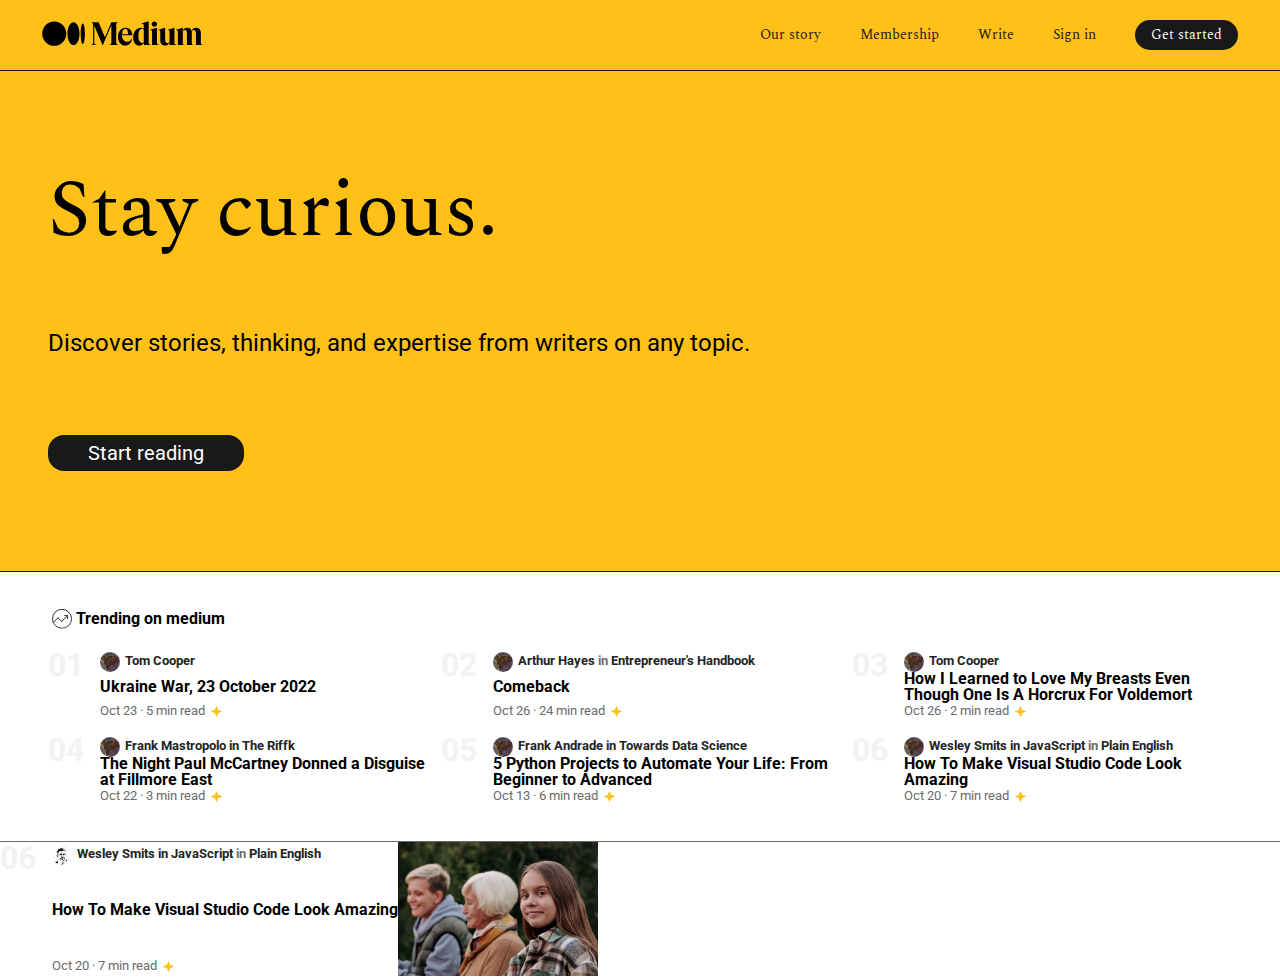
<file: base_di_partenza/index.html>
<!DOCTYPE html>
<html lang="en">
  <head>
    <meta charset="UTF-8" />
    <meta http-equiv="X-UA-Compatible" content="IE=edge" />
    <meta name="viewport" content="width=device-width, initial-scale=1.0" />
    <link rel="stylesheet" href="./assets/css/reset.css" />
    <link rel="stylesheet" href="./assets/css/style.css" />
    <link rel="stylesheet" href="./assets/css/nav-bar.css" />
    <title>Document</title>
  </head>

  <body>
    <header>
      <nav class="navbar">
        <div class="navbar-brand">
          <img src="./assets/imgs/svg/logo.svg" alt="" />
        </div>
        <div class="nav-link">
          <a class="btn-text" href="#">Our story</a>
          <a class="btn-text" href="#">Membership</a>
          <a class="btn-text" href="#">Write</a>
          <a class="btn-text" href="#">Sign in</a>
          <a class="btn btn-primary" href="#">Get started</a>
        </div>
      </nav>
    </header>
    <main>
      <section class="section-primary">
        <div class="section-container">
          <h1 class="title">Stay curious.</h1>
          <p class="subtitle">
            Discover stories, thinking, and expertise from writers on any topic.
          </p>
          <a id="btn-section" class="btn btn-primary" href="#">Start reading</a>
        </div>
        <!-- <div class="m">
          <img src="./assets/imgs/svg/m.svg" alt="">
        </div> -->
      </section>
      <section class="section-grid">
        <div class="grid-title">
          <img src="./assets/imgs/svg/trending.svg" alt="treding" />
          <h2>Trending on medium</h2>
        </div>

        <div class="grid">
          <div class="grid-item">
            <div>
              <div class="card-number"><span>01</span></div>
            </div>
            <div class="d-flex flex-column justify-content-between">
              <div class="row-h d-flex align-items-center">
                <img
                  class="img-circle"
                  src="./assets/imgs/image01.jpeg"
                  alt="" />
                <h4 class="pl-5">Tom Cooper</h4>
              </div>
              <div class="row-h d-flex align-items-center">
                <h2>Ukraine War, 23 October 2022</h2>
              </div>
              <div class="row-h d-flex align-items-center">
                <span>Oct 23 · 5 min read</span>
                <img
                  class="star pl-5"
                  src="./assets/imgs/svg/star.svg"
                  alt="star" />
              </div>
            </div>
          </div>

          <div class="grid-item">
            <div>
              <div class="card-number"><span>02</span></div>
            </div>
            <div class="d-flex flex-column justify-content-between">
              <div class="row-h d-flex align-items-center">
                <img
                  class="img-circle"
                  src="./assets/imgs/image01.jpeg"
                  alt="" />
                <h4 class="pl-5">
                  Arthur Hayes <span>in</span> Entrepreneur's Handbook
                </h4>
              </div>
              <div class="row-h d-flex align-items-center">
                <h2>Comeback</h2>
              </div>
              <div class="row-h d-flex align-items-center">
                <span>Oct 26 · 24 min read</span>
                <img
                  class="star pl-5"
                  src="./assets/imgs/svg/star.svg"
                  alt="star" />
              </div>
            </div>
          </div>

          <div class="grid-item">
            <div>
              <div class="card-number"><span>03</span></div>
            </div>
            <div class="d-flex flex-column justify-content-between">
              <div class="row-h d-flex align-items-center">
                <img
                  class="img-circle"
                  src="./assets/imgs/image01.jpeg"
                  alt="" />
                <h4 class="pl-5">Tom Cooper</h4>
              </div>
              <div class="row-h d-flex align-items-center">
                <h2>
                  How I Learned to Love My Breasts Even Though One Is A Horcrux
                  For Voldemort
                </h2>
              </div>
              <div class="row-h d-flex align-items-center">
                <span>Oct 26 · 2 min read</span>
                <img
                  class="star pl-5"
                  src="./assets/imgs/svg/star.svg"
                  alt="star" />
              </div>
            </div>
          </div>

          <div class="grid-item">
            <div>
              <div class="card-number"><span>04</span></div>
            </div>
            <div class="d-flex flex-column justify-content-between">
              <div class="row-h d-flex align-items-center">
                <img
                  class="img-circle"
                  src="./assets/imgs/image01.jpeg"
                  alt="" />
                <h4 class="pl-5">Frank Mastropolo in The Riffk</h4>
              </div>
              <div class="row-h d-flex align-items-center">
                <h2>
                  The Night Paul McCartney Donned a Disguise at Fillmore East
                </h2>
              </div>
              <div class="row-h d-flex align-items-center">
                <span>Oct 22 · 3 min read</span>
                <img
                  class="star pl-5"
                  src="./assets/imgs/svg/star.svg"
                  alt="star" />
              </div>
            </div>
          </div>

          <div class="grid-item">
            <div>
              <div class="card-number"><span>05</span></div>
            </div>
            <div class="d-flex flex-column justify-content-between">
              <div class="row-h d-flex align-items-center">
                <img
                  class="img-circle"
                  src="./assets/imgs/image01.jpeg"
                  alt="" />
                <h4 class="pl-5">Frank Andrade in Towards Data Science</h4>
              </div>
              <div class="row-h d-flex align-items-center">
                <h2>
                  5 Python Projects to Automate Your Life: From Beginner to
                  Advanced
                </h2>
              </div>
              <div class="row-h d-flex align-items-center">
                <span>Oct 13 · 6 min read</span>
                <img
                  class="star pl-5"
                  src="./assets/imgs/svg/star.svg"
                  alt="star" />
              </div>
            </div>
          </div>

          <div class="grid-item">
            <div>
              <div class="card-number"><span>06</span></div>
            </div>
            <div class="d-flex flex-column justify-content-between">
              <div class="row-h d-flex align-items-center">
                <img
                  class="img-circle"
                  src="./assets/imgs/image01.jpeg"
                  alt="" />
                <h4 class="pl-5">
                  Wesley Smits in JavaScript <span>in</span> Plain English
                </h4>
              </div>
              <div class="row-h d-flex align-items-center">
                <h2>How To Make Visual Studio Code Look Amazing</h2>
              </div>
              <div class="row-h d-flex align-items-center">
                <span>Oct 20 · 7 min read</span>
                <img
                  class="star pl-5"
                  src="./assets/imgs/svg/star.svg"
                  alt="star" />
              </div>
            </div>
          </div>
        </div>
      </section>
      <section>
        <div class="article-grid">
          <div class="grid-item">
            <div>
              <div class="card-number"><span>06</span></div>
            </div>
            <div class="d-flex flex-column justify-content-between">
              <div class="row-h d-flex align-items-center">
                <img
                  class="img-circle"
                  src="./assets/imgs/image07.jpeg"
                  alt="" />
                <h4 class="pl-5">
                  Wesley Smits in JavaScript <span>in</span> Plain English
                </h4>
              </div>
              <div class="row-h d-flex align-items-center">
                <h2>How To Make Visual Studio Code Look Amazing</h2>
              </div>
              <div class="row-h d-flex align-items-center">
                <span>Oct 20 · 7 min read</span>
                <img
                  class="star pl-5"
                  src="./assets/imgs/svg/star.svg"
                  alt="star" />
              </div>
            </div>
            <div><img class="img-article" src="./assets/imgs/image08.jpeg" alt=""></div>
          </div>
        </div>
        <aside></aside>
      </section>
    </main>
    <footer></footer>

    <!-- ARTWORK con "M" ripetute -->
  </body>
</html>
</file>
<file: base_di_partenza/assets/css/style.css>
@import url("https://fonts.googleapis.com/css2?family=Open+Sans:ital@1&family=Roboto&family=Spectral&display=swap");
body {
  font-family: "Roboto", sans-serif;
}
h1 {
  font-size: 5rem;
  font-family: "Spectral", serif;
}

h2 {
  font-size: 1rem;
  font-weight: bold;
}

h4 {
  font-size: 0.8rem;
  color: #242424;
  font-weight: bold;
}

span {
  font-size: 0.8rem;
  color: #6b6b6b;
}

.d-flex {
  display: flex;
}
.justify-content-center {
  justify-content: center;
}
.justify-content-between {
  justify-content: space-between;
}
.justify-content-center {
  justify-content: center;
}

.flex-column {
  flex-direction: column;
}

.align-items-center {
  align-items: center;
}

.d-flex-jc-ai-center {
  display: flex;
  justify-content: center;
  align-items: center;
}

.pl-5 {
  padding-left: 5px;
}

.pr-5 {
  padding-right: 5px;
}

.section-primary {
  display: flex;
  align-items: center;
  background-color: #ffc017;
  height: 500px;
  padding-left: 3em;
  padding-right: 3em;
  border-bottom: 1px solid #191919;
}
.section-container {
  display: flex;
  flex-direction: column;
  justify-content: space-between;
  width: 60%;
  height: 60%;
}
.subtitle {
  font-size: 1.5rem;
}

#btn-section {
  font-size: 20px;
  padding-left: 40px;
  padding-right: 40px;
}

.section-grid {
  padding-left: 3em;
  padding-right: 3em;
  padding-top: 2em;
  padding-bottom: 2em;
  border-bottom: 1px solid #6b6b6b;
}

.grid-title {
  display: flex;
  align-items: center;
  font-size: 16px;
  font-weight: 600;
  margin-bottom: 16px;
}

.grid {
  display: grid;
  grid-template-columns: auto auto auto;
  gap: 10px;
}

.grid-item {
  display: flex;
}

.img-circle {
  width: 20px;
  height: 20px;
  border-radius: 10px;
}

.img-rounded {
  width: 20px;
  height: 20px;
  border-radius: 2px;
}

.card-number {
  margin-right: 1rem;
}

.card-number span {
  font-size: 2rem;
  color: #f2f2f2;
  font-weight: bold;
}

.row-h {
  height: 25px;
}

.star {
  width: 13px;
  height: 13px;
}

.img-article {
  width: 50%;
}
/* mi dispiace consegnare un compito a metà ma per problemi non sono riuscito ad iniziare prima delle 13 e 30 per quando sia dispiaciuto non posso farci nulla la prossima volta andrà sicuramente meglio! */
</file>
<file: base_di_partenza/assets/css/nav-bar.css>
.navbar {
  display: flex;
  justify-content: space-between;
  align-items: center;
  /* position: fixed;
  width: 93%; */
  padding-left: 3em;
  padding-right: 3em;
  min-height: 70px;
  background-color: #ffc017;
  border-bottom: 1px solid #191919;
  font-family: "Spectral", serif;
  font-size: 14px;
}

.navbar-brand {
  flex: 3;
}

.nav-link {
  flex: 2;
  display: flex;
  justify-content: space-between;
  align-items: center;
}

.btn {
  color: #191919;
  text-decoration: none;
}

.btn-primary {
  display: flex;
  justify-content: center;
  align-items: center;
  background-color: #191919;
  color: white;
  width: fit-content;
  height: fit-content;
  padding-top: 8px;
  padding-bottom: 8px;
  padding-right: 16px;
  padding-left: 16px;
  border-radius: 16px;
}

.btn-text {
  color: #191919;
  text-decoration: none;
}
</file>
